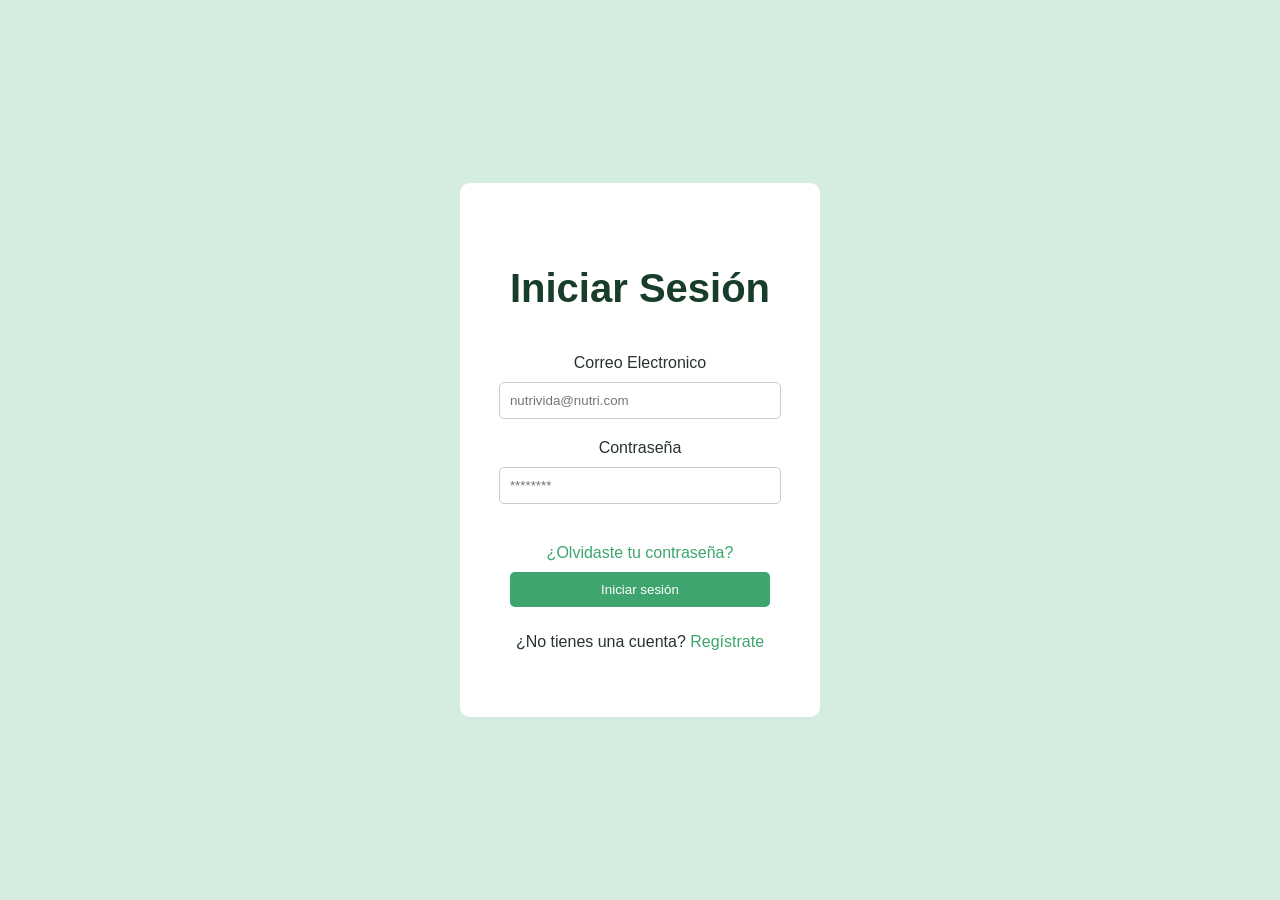
<file: login.html>
<!DOCTYPE html>
<html lang="es">
<head>
    <meta charset="UTF-8">
    <meta name="viewport" content="width=device-width, initial-scale=1.0">
    <link rel="stylesheet" href="/css/login.css">
    <script src="/js/login.js" defer></script>
    <title>NutriVida|Login</title>
</head>
<body>
    <main>
        <!--se crea el login-->
        <section class="login">

            <!--se hace un formulario para iniciar sesion-->
            <form class="contenedor-login" id="form-login">

                <h1>Iniciar Sesión</h1>

                <!--se crean los input de correo y contraseña con sus placeholder respectivos-->
                <label for="email">Correo Electronico</label>
                <input type="email" name="email" id="email" placeholder="nutrivida@nutri.com" required>
                
                <label for="password">Contraseña</label>
                <input type="password" name="password" id="password" placeholder="********" required>

                <!--mensaje para mostrar los errores-->
                <p id="mensaje-error"></p>

                <!--se hace un link donde se podrá recuperar la contraseña-->
                <a href="#">¿Olvidaste tu contraseña?</a>

                <!--boton para iniciar sesión-->
                <button type="submit">Iniciar sesión</button>

                <!--link que redirige a la pagina de registro-->
                <p>¿No tienes una cuenta? <a href="registro.html">Regístrate</a></p>

            </form>

        </section>
    </main>
</body>
</html>
</file>
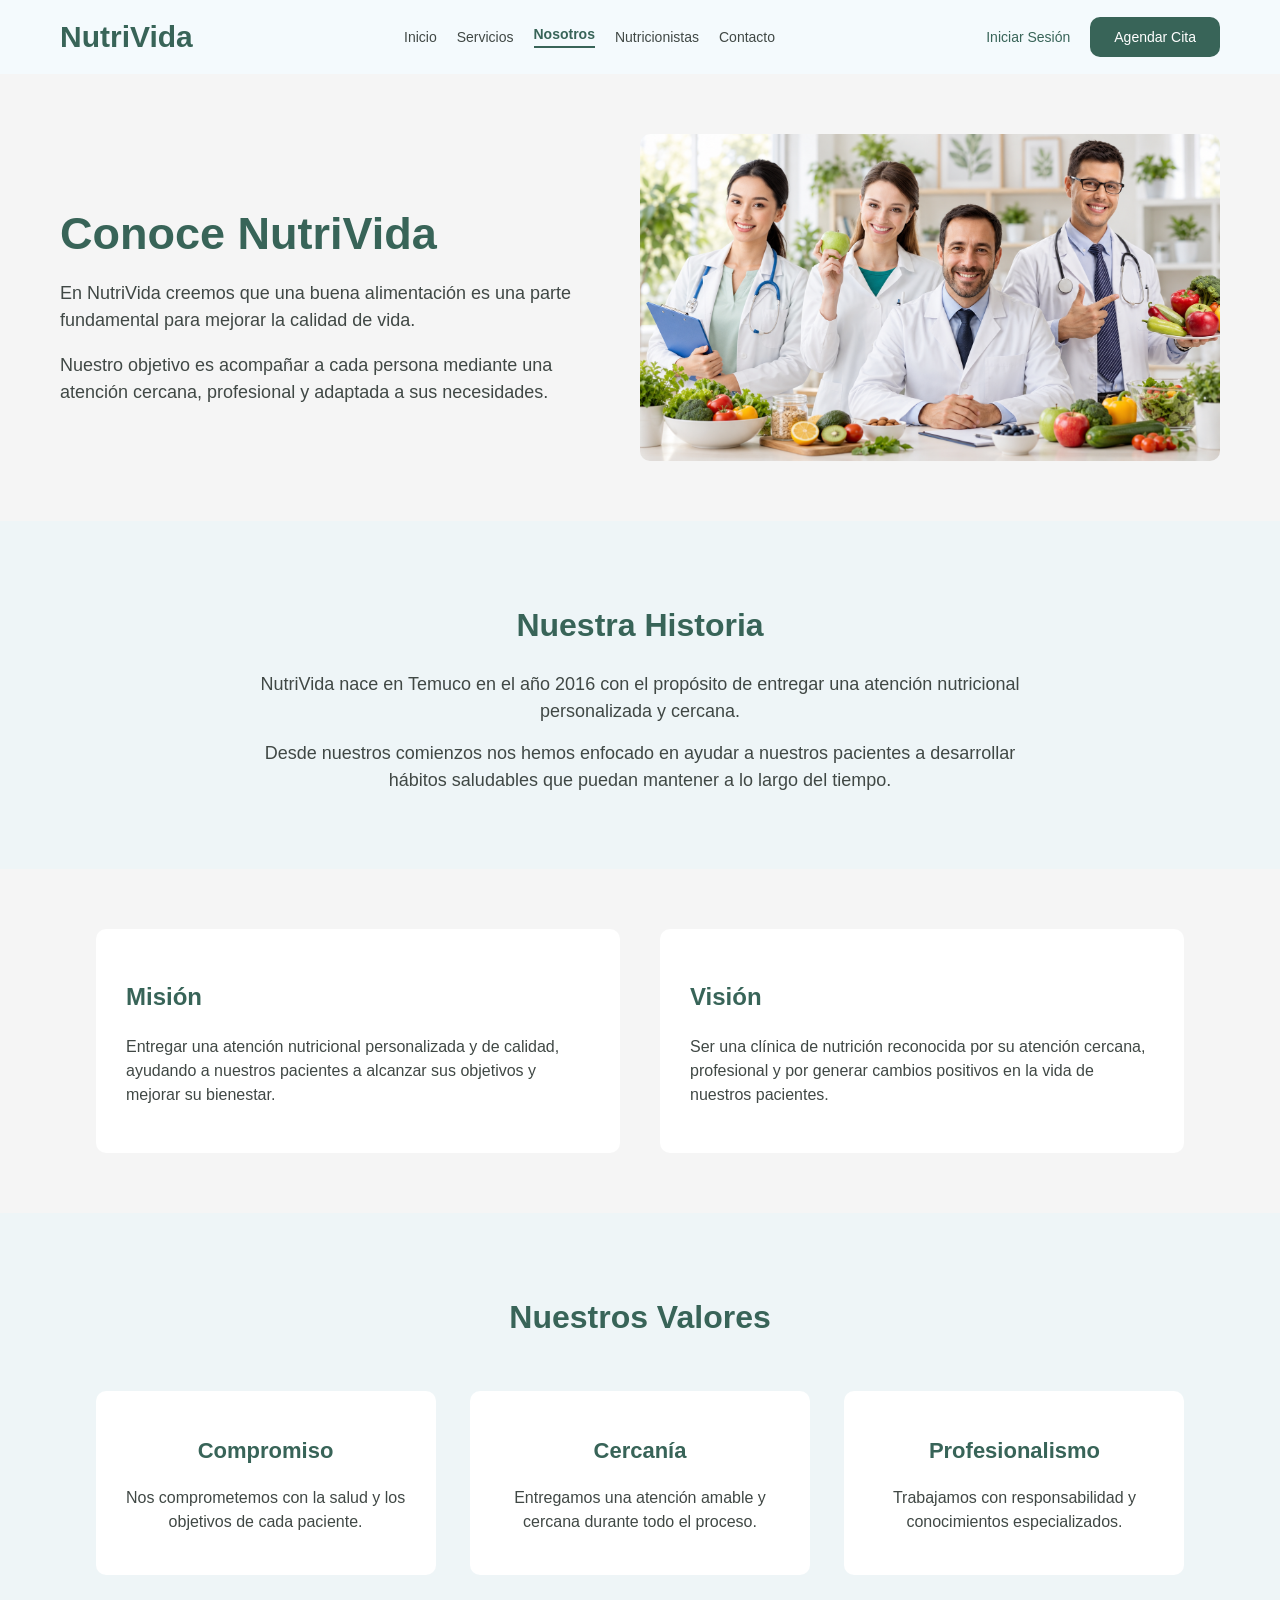
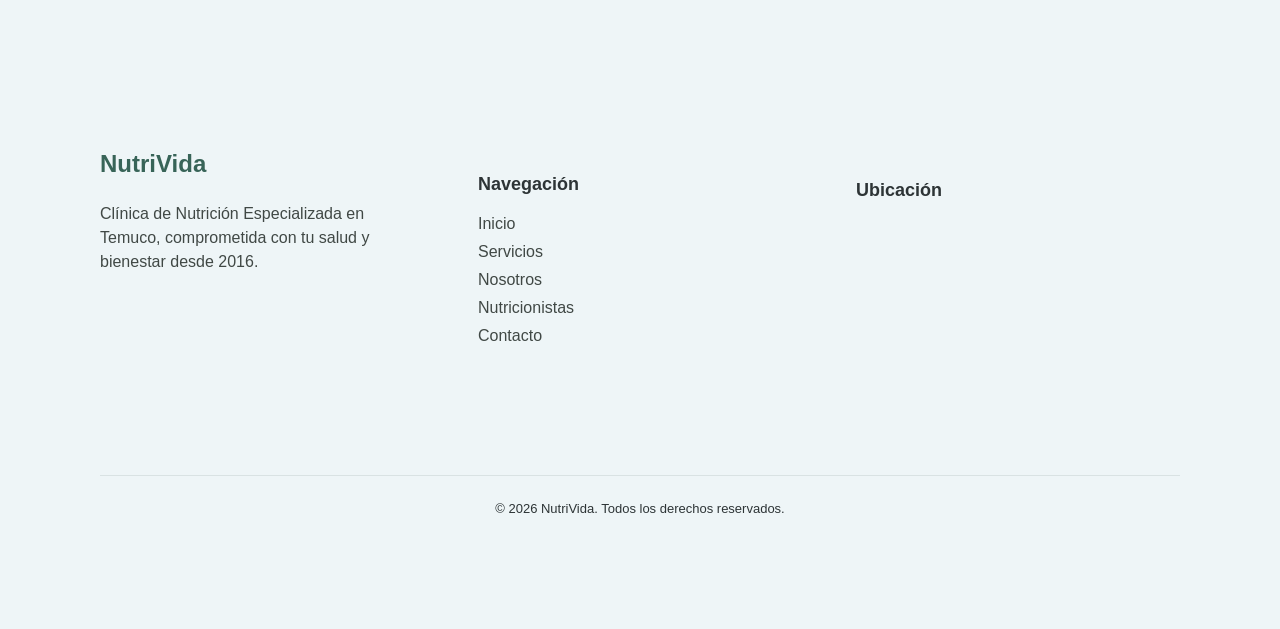
<file: nosotros.html>
<!DOCTYPE html>
<html lang="es">
<head>
    <meta charset="UTF-8">
    <meta name="viewport" content="width=device-width, initial-scale=1.0">

    <link rel="stylesheet" href="/css/navegacion.css"> <!--estilos de navegacion-->
    <link rel="stylesheet" href="/css/nosotros.css"> <!--estilos de nosotros-->
    <link rel="stylesheet" href="/css/footer.css"> <!--estilos del footer-->
    <title>Nosotros</title>
</head>

<body>

    <!--Encabezado-->
    <header>

        <h1 id="titulo">NutriVida</h1>

        <!--navegación-->
        <nav class="nav-principal">
            <a href="index.html">Inicio</a>
            <a href="servicios.html">Servicios</a>
            <a href="nosotros.html" class="activo">Nosotros</a>
            <a href="nutricionistas.html">Nutricionistas</a>
            <a href="contacto.html">Contacto</a>
        </nav>

        <!--botones de la navegación-->
        <div class="b">
            <a href="login.html" class="iniciar-sesion">Iniciar Sesión</a>
            <a href="#" class="agendar-cita">Agendar Cita</a>
        </div>

    </header>


    <main>

        <!--presentación de nosotros-->
        <section class="section-nosotros">

            <article class="texto-nosotros">
                <h2>Conoce NutriVida</h2>

                <p>En NutriVida creemos que una buena alimentación es una parte fundamental para mejorar la calidad de vida.</p>

                <p>Nuestro objetivo es acompañar a cada persona mediante una atención cercana, profesional y adaptada a sus necesidades.</p>
            </article>

            <img class="img-nosotros"
                src="/img/nosotros/nosotros.png"
                alt="equipo de NutriVida">

        </section>


        <!--nuestra historia-->
        <section class="historia">

            <h2>Nuestra Historia</h2>

            <p>NutriVida nace en Temuco en el año 2016 con el propósito de entregar una atención nutricional personalizada y cercana.</p>

            <p>Desde nuestros comienzos nos hemos enfocado en ayudar a nuestros pacientes a desarrollar hábitos saludables que puedan mantener a lo largo del tiempo.</p>

        </section>


        <!--misión y visión-->
        <section class="mision-vision">

            <article class="mision">
                <h3>Misión</h3>

                <p>Entregar una atención nutricional personalizada y de calidad, ayudando a nuestros pacientes a alcanzar sus objetivos y mejorar su bienestar.</p>
            </article>


            <article class="vision">
                <h3>Visión</h3>

                <p>Ser una clínica de nutrición reconocida por su atención cercana, profesional y por generar cambios positivos en la vida de nuestros pacientes.</p>
            </article>

        </section>


        <!--valores de NutriVida-->
        <section class="valores">

            <h2>Nuestros Valores</h2>

            <article>
                <h3>Compromiso</h3>
                <p>Nos comprometemos con la salud y los objetivos de cada paciente.</p>
            </article>

            <article>
                <h3>Cercanía</h3>
                <p>Entregamos una atención amable y cercana durante todo el proceso.</p>
            </article>

            <article>
                <h3>Profesionalismo</h3>
                <p>Trabajamos con responsabilidad y conocimientos especializados.</p>
            </article>

        </section>

    </main>


    <footer class="footer"> <!--creamos el footer-->

        <section class="footer-contenido"> <!--section del footer-->

            <section class="footer-nutrivida"> 
                <h3>NutriVida</h3>

                <p>Clínica de Nutrición Especializada en Temuco, comprometida con tu salud y bienestar desde 2016.</p>
            </section>

            <nav class="footer-navegacion"> <!--navegación del footer-->
                <h4>Navegación</h4>
                <ul>
                    <li><a href="index.html">Inicio</a></li>
                    <li><a href="servicios.html">Servicios</a></li>
                    <li><a href="nosotros.html">Nosotros</a></li>
                    <li><a href="nutricionistas.html">Nutricionistas</a></li>
                    <li><a href="contacto.html">Contacto</a></li>
                </ul>
            </nav>

            <address class="footer-ubicacion"> <!--creamos un address para el "contacto"-->
                <h5>Ubicación</h5>
                <!--importamos un iframe directo de google maps-->
                <iframe class="mapa-ubicacion" src="https://www.google.com/maps/embed?pb=!1m14!1m12!1m3!1d6406.418374455775!2d-72.5920174363592!3d-38.74030187186753!2m3!1f0!2f0!3f0!3m2!1i1024!2i768!4f13.1!5e0!3m2!1ses-419!2scl!4v1788549148046!5m2!1ses-419!2scl" width="600" height="450" style="border:0;" allowfullscreen="" loading="lazy" referrerpolicy="strict-origin-when-cross-origin"></iframe>
            </address>

        </section>

        <p class="footer-copy">© 2026 NutriVida. Todos los derechos reservados.</p>

    </footer>

</body>
</html>
</file>
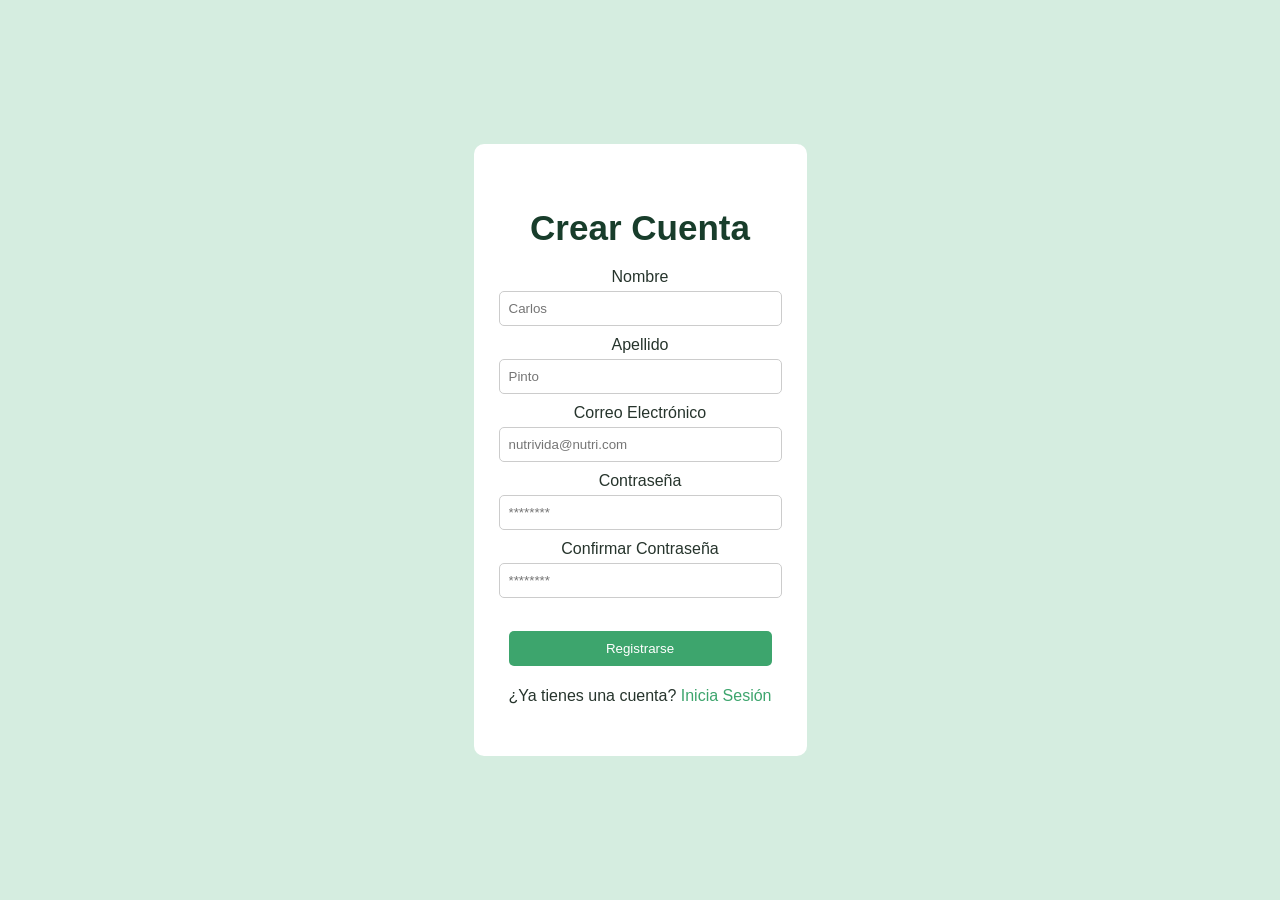
<file: registro.html>
<!DOCTYPE html>
<html lang="es">
<head>
    <meta charset="UTF-8">
    <meta name="viewport" content="width=device-width, initial-scale=1.0">
    <link rel="stylesheet" href="/css/registro.css">
    <script src="/js/registro.js" defer></script>
    <title>NutriVida|Registro</title>
</head>
<body>
    <main>
        <!--se crea el registro-->
        <section class="registro">

            <form class="contenedor-registro" id="form-registro">

                <h1>Crear Cuenta</h1>

                <!--se crean los input para ingresar los datos del usuario-->
                <label for="nombre">Nombre</label>
                <input type="text" name="nombre" id="nombre" placeholder="Carlos" required>

                <label for="apellido">Apellido</label>
                <input type="text" name="apellido" id="apellido" placeholder="Pinto" required>

                <label for="email">Correo Electrónico</label>
                <input type="email" name="email" id="email" placeholder="nutrivida@nutri.com" required>

                <label for="password">Contraseña</label>
                <input type="password" name="password" id="password" placeholder="********" required>

                <label for="confirmar-password">Confirmar Contraseña</label>
                <input type="password" name="confirmar-password" id="confirmar-password" placeholder="********" required>
            
                <!--mensaje donde se mostraran los errores-->
                <p id="mensaje-error"></p>

                <button type="submit">Registrarse</button>

                <p>¿Ya tienes una cuenta?<a href="login.html"> Inicia Sesión</a></p>

            </form>
        </section>
    </main>
</body>
</html>
</file>
<file: css/login.css>
body {
    font-family: "Source Sans 3", sans-serif;
    margin: 0; /*para que nada tenga un margen por defecto*/
    background-color: #c0e5d1a7;
    color: #26342c;
}


/*ESTILOS DEL LOGIN*/
.login{
    display: flex; /*para que podamos utilizar propiedades del flexbox*/
    justify-content: center;
    align-items: center;
    height: 100vh; /*para que el login ocupe toda la altura de la pantalla*/
}


/*ESTILOS DEL CONTENEDOR DEL LOGIN*/
.contenedor-login {
    display: flex; /*para que podamos utilizar propiedades del flexbox*/
    justify-content: center;
    align-items: center;
    flex-direction: column; /*para que los elementos se alineen en columna*/
    background-color: #ffffff;
    border-radius: 10px; /*para que los bordes sean redondeados*/
    padding: 50px;
    gap: 10px; /*para que haya un espacio entre los elementos*/
}


/*ESTILOS DEL TITULO*/
h1 {
    color: #183d2b;
    font-size: 40px;
}


/*ESTILOS DE LOS INPUTS*/
input {
    width: 100%; /*para que el input ocupe todo el ancho del contenedor*/
    padding: 10px;
    margin-bottom: 10px; /*para que haya un espacio entre los inputs*/
    border: 1px solid #ccc;
    border-radius: 5px;
}


/*ESTILOS DE LOS LINKS*/
a {
    text-decoration: none;
    color: #3da56d;
}

a:hover {
    color: #386458; /*para que el link cambie de color al pasar por encima*/
    text-decoration: underline; /*para que el link tenga un subrayado al pasar por encima*/
}


/*ESTILOS DEL BOTON*/
button {
    width: 100%; /*para que el boton ocupe todo el ancho del contenedor*/
    padding: 10px;
    background-color: #3da56d;
    color: #ffffff;
    border: none;
    border-radius: 5px;
    cursor: pointer; /*para que el cursor cambie al pasar por encima del boton*/
}

button:hover {
    background-color: #386458; /*para que el boton cambie de color al pasar por encima*/
}

/*MENSAJE DE ERROR - CAMPO DE ERROR*/
.campo-error {
    border: 2px solid red; /*marca en rojo el campo que tenga un error*/
}

#mensaje-error {
    color: red; /*color del mensaje de error*/
    font-size: 14px;
    margin: 5px;
}
</file>
<file: css/navegacion.css>
/*le damos un estilo por defecto a toda la pagina*/
body {
    font-family: "Source Sans 3", sans-serif;
    margin: 0; /*para que nada tenga un margen por defecto*/
    padding: 0; /*para que nada tenga un padding por defecto*/
    background-color: #E5E2DB;
    color: #2D3436;
}


/*ENCABEZADO*/
header {
    display: flex; /*le decimos que sea un contenedor flexible */
    justify-content: space-between; /*le damos un espacio a los elementos*/
    padding-left: 60px;/*al encabezado le damos un padding a la izquierda y derecha por defecto*/
    padding-right: 60px;
    align-items: center;
    background-color: #F4FAFD;
}

#titulo {
    font-family: "Montserrat", sans-serif;
    font-size: 30px; /*le damos un tamaño de fuente de 24px*/
    font-weight: bold;
    color: #386458;
}


/*NAVEGACIÓN (ENCABEZADO)*/
.nav-principal {
    font-size: 14px; /*le damos un tamaño de fuente de 14px*/
    font-weight: 400; /*le damos un peso de fuente de 400*/
    display: flex; /*le decimos que sea un contenedor flexible */
    align-items: center; /*le decimos que los elementos se alineen en el centro del contenedor*/
    justify-content: center; /*le decimos que los elementos se centren en el contenedor*/
    gap: 20px; /*le damos un espacio entre los elementos de 20px*/
}

.nav-principal a { /*le damos un estilo a los enlaces del nav*/
    text-decoration: none; /*le decimos que no tenga subrayado*/
    color: #404845; 
}

.nav-principal a:hover { /*le damos un estilo a los enlaces del nav cuando el mouse esta encima de ellos*/
    color: #386458; /*le damos un color diferente cuando el mouse esta encima de ellos*/
    font-weight: bold;
}

.nav-principal .activo { /*le damos un estilo a los enlaces del nav cuando esten en la pagina de ese enlace*/
    color: #386458;
    font-weight: bold; 
    border-bottom: 2px solid #386458; /*le damos un borde inferior de 2px y color #386458*/
    padding-bottom: 4px; /*le damos un padding inferior de 4px para que el borde no quede pegado al texto*/
}


/*BOTONES NAVEGACiÓN*/
.b {
    font-size: 14px; /*le damos un tamaño de fuente de 14px*/
    font-weight: 400; /*le damos un peso de fuente de 400*/
    display: flex; /*le decimos que sea un contenedor flexible */
    align-items: center; 
    justify-content: center;
    gap: 20px;
}

.iniciar-sesion {
    color: #386458;
    background-color: transparent; /*le decimos que el fondo sea transparente*/
    border: none; /*le decimos que no tenga borde*/
}

.b a {
    text-decoration: none;
}

.agendar-cita {
    background-color: #386458;
    color: #FFFFFF;
    border: none; /*le decimos que no tenga borde*/
    border-radius: 10px; /*le damos un borde redondeado de 10px*/
    padding: 12px 24px; /*le damos un padding de 12px arriba y abajo y 24px a los lados*/
}

.iniciar-sesion:hover {
    color: #507D70; /*le damos un color diferente cuando el mouse esta encima de ellos*/
    font-weight: bold;
}

.agendar-cita:hover {
    background-color: #507D70; /*le damos un color diferente cuando el mouse esta encima de ellos*/
    font-weight: bold;
}
</file>
<file: css/nosotros.css>
body {
    margin: 0; /*quitamos el margen de la pagina*/
    padding: 0;
    font-family: "Source Sans 3", sans-serif;
    background-color: #f5f5f5; /*color de fondo*/
}


/*PRESENTACION DE NOSOTROS*/
.section-nosotros {
    display: flex; /*coloca el texto y la imagen uno al lado del otro*/
    align-items: center; /*centra los elementos*/
    justify-content: space-between; /*separa el texto de la imagen*/
    gap: 50px; /*espacio entre el texto y la imagen*/
    padding: 60px; 
}

.texto-nosotros {
    width: 50%; /*el texto ocupa la mitad*/
}

.texto-nosotros h2 {
    color: #386458;
    font-size: 45px;
    margin-bottom: 20px; /*espacio debajo del titulo*/
}

.texto-nosotros p {
    font-size: 18px;
    line-height: 1.5; /*da un poco de espacio entre las lineas*/
    color: #404845;
}

.img-nosotros {
    width: 50%; /*la imagen ocupa la otra mitad*/
    max-width: 700px; /*para que la imagen no se vea tan grande*/
    height: auto; /*para que la imagen se ajuste sola*/
    border-radius: 10px; /*redondea los bordes*/
}


/*NUESTRA HISTORIA*/
.historia {
    text-align: center; /*centra el texto*/
    padding: 60px;
    background-color: #eef5f7;
}

.historia h2 {
    color: #386458;
    font-size: 32px;
}

.historia p {
    max-width: 800px; /*para que el texto no quede tan largo*/
    margin: 15px auto; /*separa los textos y los centra*/
    font-size: 18px;
    line-height: 1.5; /*da espacio entre las lineas*/
    color: #404845;
}


/*MISION Y VISION*/
.mision-vision {
    display: flex; /*coloca mision y vision uno al lado del otro*/
    justify-content: center; /*centra las dos cajas*/
    gap: 40px; /*espacio entre mision y vision*/
    padding: 60px;
}

.mision {
    width: 40%; /*ocupa el 40% del ancho disponible*/
    background-color: #ffffff;
    padding: 30px;
    border-radius: 10px; /*redondea los bordes*/
}

.vision {
    width: 40%; /*ocupa el 40% del ancho disponible*/
    background-color: #ffffff;
    padding: 30px;
    border-radius: 10px; /*redondea los bordes*/
}

.mision h3 {
    color: #386458;
    font-size: 24px;
}

.vision h3 {
    color: #386458;
    font-size: 24px;
}

.mision p {
    color: #404845;
    line-height: 1.5; /*da espacio entre las lineas*/
}

.vision p {
    color: #404845;
    line-height: 1.5; /*da espacio entre las lineas*/
}


/*NUESTROS VALORES*/
.valores {
    text-align: center; /*centra el contenido*/
    padding: 60px;
    background-color: #eef5f7;
}

.valores h2 {
    color: #386458;
    font-size: 32px;
    margin-bottom: 40px; /*separa el titulo de los valores*/
}

.valores article {
    display: inline-block; /*coloca los valores uno al lado del otro*/
    vertical-align: top; /*los deja alineados arriba*/
    width: 25%; /*ancho de cada valor*/
    margin: 15px; /*espacio entre cada valor*/
    padding: 25px;
    background-color: #ffffff;
    border-radius: 10px;
}

.valores article h3 {
    color: #386458;
    font-size: 22px;
}

.valores article p {
    color: #404845;
    line-height: 1.5;
}
</file>
<file: css/footer.css>
.footer {
    background-color: #eef5f7; /*fondo del footer*/
    padding: 100px;
}

.footer-contenido {
    display: flex; /*le decimos que sea un contenedor flexible */
    justify-content: space-between; /*separa los elementos del footer*/
}


/*TEXTO (FOOTER)*/
.footer-nutrivida {
    width: 30%; /*le decimos que ocupe el 30% del ancho del footer*/
}

.footer-nutrivida h3 {
    font-size: 24px; /*le damos un tamaño de fuente de 24px*/
    color: #386458;
    margin-top: 0;
}

.footer-nutrivida p {
    color: #404845;
    line-height: 1.5; /*le damos un interlineado de 1.5 para que el texto no quede tan pegado*/
}


/*NAVEGACIÓN (FOOTER)*/
.footer-navegacion {
    width: 30%; /*le decimos que ocupe el 30% del ancho del footer*/
}

.footer-navegacion h4 {
    font-size: 18px; /*le damos un tamaño de fuente de 18px*/
    margin-bottom: 20px; /*le damos un margen inferior de 20px*/
}

.footer-navegacion ul {
    list-style: none; /*quita los puntos*/
    padding: 0;
}

.footer-navegacion li {
    margin-bottom: 10px;
}

.footer-navegacion a {
    text-decoration: none; /*quita el subrayado*/
    color: #404845;
}

.footer-navegacion a:hover {
    color: #386458;
}


/*CONTACTO (FOOTER)*/
.footer-ubicacion {
    width: 30%;
    font-style: normal; /*quita la cursiva que address coloca por defecto*/
}

.footer-ubicacion h5 {
    font-size: 18px; /*le damos un tamaño de fuente de 18px*/
    margin-bottom: 20px; /*le damos un margen inferior de 20px*/
}


/*MAPA*/
.mapa-ubicacion { /*le damos un estilo al mapa*/
    width: 100%; /*le decimos que ocupe el 100% del ancho del contenedor*/
    height: 200px; /*le decimos que tenga una altura de 200px*/
}


/*COPYRIGHT*/
.footer-copy {
    text-align: center; /*le decimos que el texto se centre*/
    border-top: 1px solid #d9e2e3; /*creamos la linea superior*/
    margin-top: 50px;
    padding-top: 25px;
    font-size: 13px;
}
</file>
<file: css/registro.css>
body {
    font-family: "Source Sans 3", sans-serif;
    margin: 0; /*para que nada tenga un margen por defecto*/
    background-color: #c0e5d1a7;
    color: #26342c;
}


/*ESTILOS DEL REGISTRO*/
.registro {
    display: flex; /*para que podamos utilizar propiedades del flexbox*/
    justify-content: center;
    align-items: center;
    min-height: 100vh; /*para que el registro ocupe toda la altura de la pantalla*/
}


/*ESTILOS DEL CONTENEDOR DEL REGISTRO*/
.contenedor-registro {
    display: flex; /*para que podamos utilizar propiedades del flexbox*/
    justify-content: center;
    align-items: center;
    flex-direction: column; /*para que los elementos se alineen en columna*/
    background-color: #ffffff;
    border-radius: 10px;
    padding: 35px; /*reducimos el espacio interno*/
    gap: 5px; /*dejamos menos espacio entre los elementos*/
}


/*ESTILOS DEL TITULO*/
h1 {
    color: #183d2b;
    font-size: 35px;
    margin-bottom: 15px; /*dejamos menos espacio debajo del titulo*/
}


/*ESTILOS DE LOS INPUTS*/
input {
    width: 100%;
    padding: 9px;
    margin-bottom: 5px; /*dejamos menos espacio entre los inputs*/
    border: 1px solid #ccc;
    border-radius: 5px;
}


/*ESTILOS DE LOS LINKS*/
a {
    text-decoration: none;
    color: #3da56d;
}

a:hover {
    color: #386458;
    text-decoration: underline;
}


/*ESTILOS DEL BOTON*/
button {
    width: 100%;
    padding: 10px;
    margin-top: 8px; /*separamos un poco el boton del ultimo input*/
    background-color: #3da56d;
    color: #ffffff;
    border: none;
    border-radius: 5px;
    cursor: pointer;
}

button:hover {
    background-color: #386458;
}

/*CAMPO ERROR/MENSAJE*/
.campo-error {
    border: 2px solid red;
}

#mensaje-error {
    color: red;
    font-size: 14px;
    margin: 5px;
}
</file>
